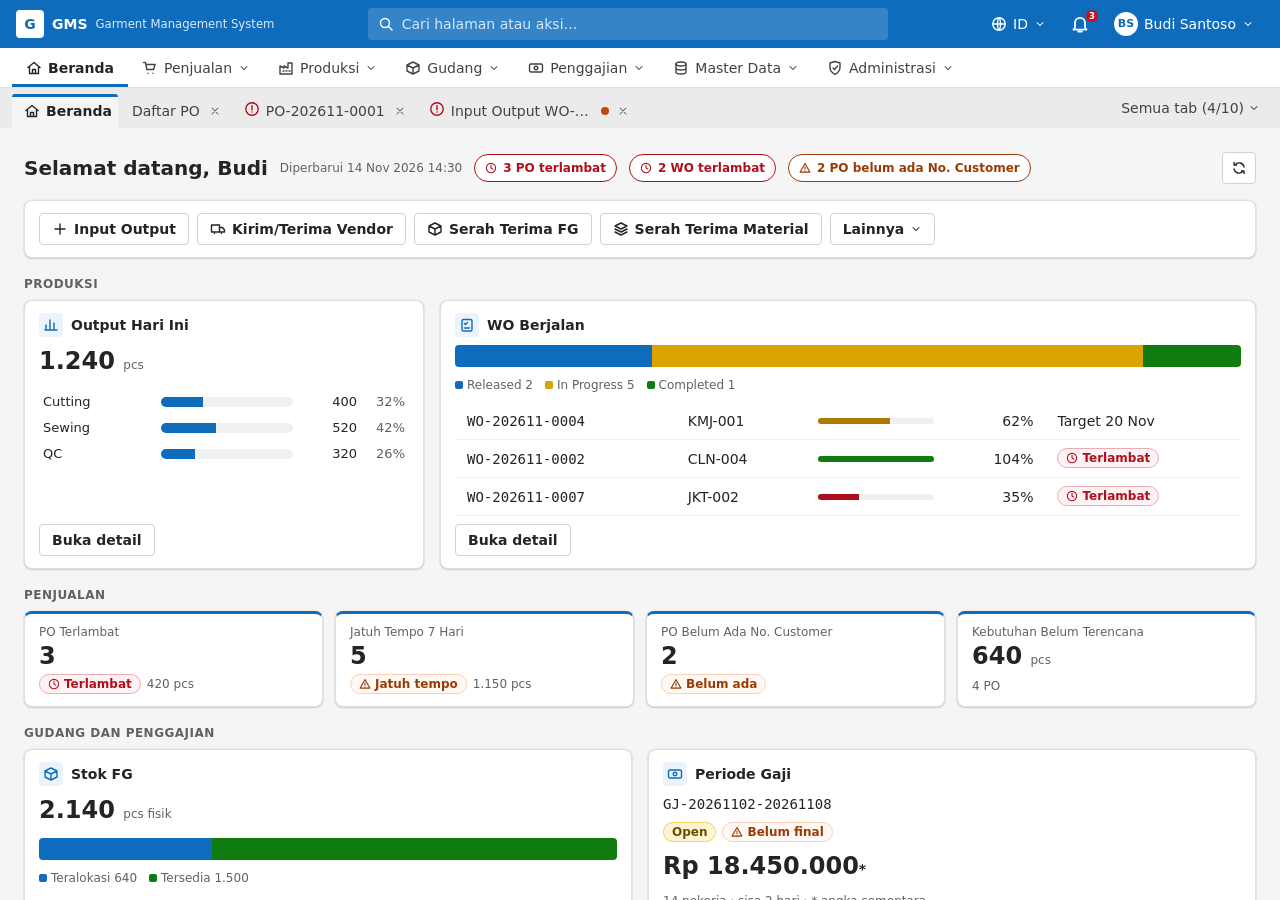
<file: docs/Design/mockup/index.html>
<!doctype html>
<html lang="id">
<head>
<meta charset="utf-8">
<meta name="viewport" content="width=device-width, initial-scale=1">
<title>GMS — Mock-up Fluent 2 (Shell + Layar)</title>
<link rel="stylesheet" href="tokens.css">
<link rel="stylesheet" href="app.css">
</head>
<body>
<!-- Sprite ikon: garis 1.4px, kotak 16px, ujung bulat (set Fluent regular, disederhanakan untuk mock-up) -->
<svg width="0" height="0" style="position:absolute" aria-hidden="true">
  <defs>
    <symbol id="i-home" viewBox="0 0 16 16"><path d="M2 7.5 8 2.5l6 5M3.5 6.5V13.5h9V6.5M6.5 13.5v-4h3v4"/></symbol>
    <symbol id="i-cart" viewBox="0 0 16 16"><path d="M1.5 2.5h2l1.4 7h6.7l1.4-5H4.2M6 13.2h.01M11 13.2h.01"/></symbol>
    <symbol id="i-build" viewBox="0 0 16 16"><path d="M2 14V6l4 2V6l4 2V3h4v11zM5 11h1M8 11h1M11 11h1"/></symbol>
    <symbol id="i-box" viewBox="0 0 16 16"><path d="M2 5l6-3 6 3v6l-6 3-6-3zM2 5l6 3 6-3M8 8v6"/></symbol>
    <symbol id="i-money" viewBox="0 0 16 16"><rect x="1.5" y="4" width="13" height="8" rx="1.5"/><circle cx="8" cy="8" r="1.8"/></symbol>
    <symbol id="i-db" viewBox="0 0 16 16"><ellipse cx="8" cy="4" rx="5" ry="2"/><path d="M3 4v8c0 1.1 2.2 2 5 2s5-.9 5-2V4M3 8c0 1.1 2.2 2 5 2s5-.9 5-2"/></symbol>
    <symbol id="i-shield" viewBox="0 0 16 16"><path d="M8 1.5 13 3v4.5c0 3-2 5.2-5 7-3-1.8-5-4-5-7V3zM6 8l1.5 1.5L10.5 6"/></symbol>
    <symbol id="i-chev" viewBox="0 0 16 16"><path d="m4 6 4 4 4-4"/></symbol>
    <symbol id="i-search" viewBox="0 0 16 16"><circle cx="7" cy="7" r="4.5"/><path d="m10.5 10.5 3.5 3.5"/></symbol>
    <symbol id="i-globe" viewBox="0 0 16 16"><circle cx="8" cy="8" r="6.2"/><path d="M1.8 8h12.4M8 1.8c2 2 2 10.4 0 12.4M8 1.8c-2 2-2 10.4 0 12.4"/></symbol>
    <symbol id="i-plus" viewBox="0 0 16 16"><path d="M8 3v10M3 8h10"/></symbol>
    <symbol id="i-x" viewBox="0 0 16 16"><path d="m4 4 8 8M12 4l-8 8"/></symbol>
    <symbol id="i-check" viewBox="0 0 16 16"><path d="m3.5 8.5 3 3 6-7"/></symbol>
    <symbol id="i-alert" viewBox="0 0 16 16"><path d="M8 2 14.5 13.5h-13zM8 6.5v3.5M8 12h.01"/></symbol>
    <symbol id="i-err" viewBox="0 0 16 16"><circle cx="8" cy="8" r="6.2"/><path d="M8 4.8v4M8 11h.01"/></symbol>
    <symbol id="i-info" viewBox="0 0 16 16"><circle cx="8" cy="8" r="6.2"/><path d="M8 7.2v4M8 5h.01"/></symbol>
    <symbol id="i-edit" viewBox="0 0 16 16"><path d="M10.5 3 13 5.5 5.5 13H3v-2.5zM9 4.5 11.5 7"/></symbol>
    <symbol id="i-ban" viewBox="0 0 16 16"><circle cx="8" cy="8" r="6.2"/><path d="m3.6 3.6 8.8 8.8"/></symbol>
    <symbol id="i-doc" viewBox="0 0 16 16"><path d="M4 1.8h5.5L13 5.3v8.9H4zM9.5 1.8v3.5H13M6 8h5M6 10.5h5"/></symbol>
    <symbol id="i-truck" viewBox="0 0 16 16"><path d="M1.5 4h8v7h-8zM9.5 6.5h3l2 2.5v2h-5M4.5 12.5h.01M11.5 12.5h.01"/></symbol>
    <symbol id="i-refresh" viewBox="0 0 16 16"><path d="M13 7a5 5 0 0 0-9-2M3 2.5V5h2.5M3 9a5 5 0 0 0 9 2M13 13.5V11h-2.5"/></symbol>
    <symbol id="i-bell" viewBox="0 0 16 16"><path d="M4 11V7a4 4 0 0 1 8 0v4l1.2 1.5H2.8zM6.5 14h3"/></symbol>
    <symbol id="i-lock" viewBox="0 0 16 16"><rect x="3.5" y="7" width="9" height="6.5" rx="1.2"/><path d="M5.5 7V5a2.5 2.5 0 0 1 5 0v2"/></symbol>
    <symbol id="i-clock" viewBox="0 0 16 16"><circle cx="8" cy="8" r="6.2"/><path d="M8 4.5V8l2.5 1.5"/></symbol>
    <symbol id="i-chart" viewBox="0 0 16 16"><path d="M3 13V8M7 13V3M11 13V6M14 13H2"/></symbol>
    <symbol id="i-list" viewBox="0 0 16 16"><path d="M5 4h9M5 8h9M5 12h9M2 4h.01M2 8h.01M2 12h.01"/></symbol>
    <symbol id="i-task" viewBox="0 0 16 16"><rect x="3" y="2.5" width="10" height="11.5" rx="1.5"/><path d="M5.5 6.5l1 1 2-2M5.5 11h5"/></symbol>
    <symbol id="i-layers" viewBox="0 0 16 16"><path d="m8 2 6 3-6 3-6-3zM2 8l6 3 6-3M2 11l6 3 6-3"/></symbol>
    <symbol id="i-people" viewBox="0 0 16 16"><circle cx="6" cy="5.5" r="2.3"/><path d="M1.8 13c.3-2.2 2-3.5 4.2-3.5s3.9 1.3 4.2 3.5M11 4.2a2.2 2.2 0 0 1 0 4.3M12.5 10c1 .6 1.6 1.5 1.7 3"/></symbol>
    <symbol id="i-print" viewBox="0 0 16 16"><path d="M4.5 6V2h7v4M4.5 11.5h-2v-5h11v5h-2M4.5 9.5h7v4.5h-7z"/></symbol>
    <symbol id="i-down" viewBox="0 0 16 16"><path d="M8 2.5v8M4.5 7 8 10.5 11.5 7M3 13.5h10"/></symbol>
  </defs>
</svg>

<header class="hdr" role="banner">
  <div class="logo"><i>G</i><span>GMS</span><small>Garment Management System</small></div>
  <div class="search" role="search">
    <svg class="ic"><use href="#i-search"/></svg>
    <input id="q" type="search" placeholder="Cari halaman atau aksi…" aria-label="Cari halaman atau aksi" autocomplete="off">
    <div id="sres" class="card" style="position:absolute;top:36px;left:0;right:0;margin:0;display:none;color:var(--fg1);z-index:40;box-shadow:var(--sh16)"></div>
  </div>
  <div class="hdr-r">
    <button class="hbtn" aria-label="Bahasa: Indonesia"><svg class="ic"><use href="#i-globe"/></svg>ID<svg class="ic s12"><use href="#i-chev"/></svg></button>
    <div style="position:relative">
      <button class="hbtn" id="bellb" aria-label="Notifikasi, 3 belum dibaca" aria-expanded="false" onclick="toggleBell()"><svg class="ic s20"><use href="#i-bell"/></svg><span class="badge" id="bcnt">3</span></button>
      <div class="npanel" id="np" role="dialog" aria-label="Notifikasi">
        <div class="nh"><b>Notifikasi</b><span class="sub" id="nsum">3 belum dibaca</span><button class="btn" style="margin-left:auto;height:24px" onclick="readAll()">Tandai semua dibaca</button></div>
        <div id="nl"></div>
        <div class="nf"><a href="#" onclick="document.getElementById('np').classList.remove('open');openTab('notif-all');return false">Lihat semua notifikasi</a></div>
      </div>
    </div>
    <button class="hbtn" aria-label="Menu pengguna Budi Santoso, Admin Produksi"><span class="avatar">BS</span>Budi Santoso<svg class="ic s12"><use href="#i-chev"/></svg></button>
  </div>
</header>

<nav class="nav" id="nav" aria-label="Navigasi utama"></nav>
<div class="mega" id="mega"></div>
<div class="tabs" id="tabs" role="tablist" aria-label="Tab dokumen"></div>
<main class="ws" id="ws" tabindex="-1"></main>

<div class="toast" id="toast" role="status"></div>
<div class="modal-bg" id="modal"><div class="dlg" role="dialog" aria-modal="true" aria-labelledby="dt">
  <h2 id="dt">Batalkan PO-202611-0001?</h2>
  <div class="b">
    <dl class="kv"><dt>Customer</dt><dd>PT Jaya</dd><dt>Dampak</dt><dd>Alokasi 40 pcs akan dilepas.</dd></dl>
    <div class="fld"><label for="rs">Alasan<span class="req" aria-hidden="true">*</span></label><input class="in bad" id="rs" aria-required="true" aria-describedby="rse"><div class="err-t" id="rse"><svg class="ic s12"><use href="#i-err"/></svg>Alasan wajib diisi.</div></div>
  </div>
  <div class="f"><button class="btn" onclick="closeModal()">Batal</button><button class="btn dng" disabled>Batalkan PO</button></div>
</div></div>

<script>
const NOTIF = [
  { t: 'PO-202611-0001 terlambat', d: 'Baris KMJ-001 / Navy / M melewati tanggal kirim 20 Nov.', w: '5 menit lalu', tab: 'po-0001', u: 1 },
  { t: 'WO-202611-0002 terlambat', d: 'Target selesai 10 Nov sudah lewat.', w: '1 jam lalu', tab: 'wo-list', u: 1 },
  { t: 'Periode GJ-20261102-20261108 perlu ditutup', d: 'Tanggal selesai periode jatuh 2 hari lagi.', w: 'Kemarin', tab: 'pay-list', u: 1 },
  { t: 'Akun siti terkunci', d: '5 percobaan login gagal.', w: '12 Nov 2026', tab: 'u-list', u: 0 },
];
function drawNotif() {
  const n = NOTIF.filter(x => x.u).length;
  $('#bcnt').style.display = n ? '' : 'none'; $('#bcnt').textContent = n > 9 ? '9+' : n;
  $('#bellb').setAttribute('aria-label', 'Notifikasi, ' + n + ' belum dibaca'); $('#nsum').textContent = n + ' belum dibaca';
  $('#nl').innerHTML = NOTIF.map((x, i) => `<button class="ni ${x.u ? 'un' : ''}" onclick="NOTIF[${i}].u=0;drawNotif();$('#np').classList.remove('open');openTab('${x.tab}','${x.t.replace(/'/g, '')}')">${x.u ? '<span class="udot" aria-hidden="true"></span>' : '<span style="width:8px"></span>'}<span style="flex:1"><b>${x.t}</b><span class="d">${x.d}</span><span class="w">${x.w}</span></span></button>`).join('');
}
function toggleBell() { const p = $('#np'); p.classList.toggle('open'); $('#bellb').setAttribute('aria-expanded', p.classList.contains('open')); }
function readAll() { NOTIF.forEach(x => x.u = 0); drawNotif(); }
const $ = s => document.querySelector(s);
const ic = (n, c = '') => `<svg class="ic ${c}" aria-hidden="true"><use href="#i-${n}"/></svg>`;
const bd = (t, k, i) => `<span class="bd t-${k}">${i ? ic(i, 's12') : ''}${t}</span>`;

/* ---------- katalog navigasi (satu sumber: Top Navigation + pencarian header) ---------- */
const NAV = [
  { id: 'home', label: 'Beranda', icon: 'home', direct: 'home' },
  { id: 'jual', label: 'Penjualan', icon: 'cart', groups: [
    { t: 'Customer PO', i: 'doc', items: [['Daftar PO', 'Cari dan pantau semua PO', 'list', 'po-list'], ['Buat PO', 'Catat pesanan customer baru', 'plus', 'po-new', 1]] },
    { t: 'Pengiriman', i: 'truck', items: [['Daftar Surat Jalan', 'Riwayat pengiriman', 'doc', 'sj-list'], ['Buat Surat Jalan', 'Kirim barang ke customer', 'plus', 'sj-new', 1]] } ] },
  { id: 'prod', label: 'Produksi', icon: 'build', groups: [
    { t: 'Work Order', i: 'task', items: [['Daftar WO', 'Progres tiap Work Order', 'list', 'wo-list'], ['Buat WO', 'Rencanakan produksi dari PO', 'plus', 'wo-new', 1]] },
    { t: 'Production Output', i: 'chart', items: [['Riwayat Output', 'Catatan output produksi', 'list', 'out-hist'], ['Input Output', 'Catat hasil kerja pekerja', 'plus', 'out-input', 1]] },
    { t: 'Vendor', i: 'people', items: [['Kirim/Terima Vendor', 'Pekerjaan di luar pabrik', 'plus', 'out-vendor', 1]] } ] },
  { id: 'gudang', label: 'Gudang', icon: 'box', groups: [
    { t: 'Finished Goods', i: 'box', items: [['Stok FG', 'Fisik, teralokasi, tersedia', 'list', 'stock'], ['Serah Terima FG', 'Terima barang jadi dari produksi', 'plus', 'fg-new', 1]] },
    { t: 'Material', i: 'layers', items: [['Serah Terima Material', 'Catat material ke produksi', 'list', 'mat-list']] } ] },
  { id: 'gaji', label: 'Penggajian', icon: 'money', groups: [{ t: 'Payroll Borongan', i: 'money', items: [['Periode Gaji', 'Rekap upah borongan', 'list', 'pay-list'], ['Buat Periode', 'Mulai periode berikutnya', 'plus', 'pay-new', 1]] }] },
  { id: 'master', label: 'Master Data', icon: 'db', groups: [
    { t: 'Produk', i: 'doc', items: [['Finished Goods', 'FG, routing, tarif', 'list', 'm-fg'], ['Material', 'Bahan baku', 'list', 'm-mat']] },
    { t: 'Mitra dan SDM', i: 'people', items: [['Customer', 'Daftar customer', 'list', 'm-cus'], ['Pekerja', 'Pekerja borongan', 'list', 'm-pkj']] } ] },
  { id: 'adm', label: 'Administrasi', icon: 'shield', groups: [{ t: 'Hak Akses', i: 'lock', items: [['Pengguna', 'Akun dan peran', 'list', 'u-list'], ['Role dan Hak Akses', 'Matriks izin', 'list', 'r-list'], ['Audit Log', 'Jejak aktivitas', 'list', 'audit']] }, { t: 'Notifikasi', i: 'bell', items: [['Pengaturan Notifikasi', 'Jenis, ambang, jam, masa simpan', 'list', 'notif-set']] }] },
];

/* ---------- Tab Manager ---------- */
const TABS = {
  'home':   { title: 'Beranda', pinned: true, render: home },
  'po-list': { title: 'Daftar PO', render: poList },
  'po-0001': { title: 'PO-202611-0001', alert: 'err', alertText: 'Ada baris PO terlambat', render: poDetail },
  'notif-all': { title: 'Notifikasi', render: notifAll },
  'notif-set': { title: 'Pengaturan Notifikasi', render: notifSet },
  'out-input': { title: 'Input Output WO-…0004', dirty: true, alert: 'err', alertText: 'Ada sel melebihi batas', render: outInput },
};
let open = ['home', 'po-list', 'po-0001', 'out-input'], active = 'home';
const MAX = 10;

function openTab(id, title) {
  if (!TABS[id]) TABS[id] = { title: title || id, render: () => placeholder(title || id) };
  if (!open.includes(id)) {
    if (open.length >= MAX) { toast('Batas 10 tab tercapai. Tutup satu tab untuk membuka dokumen baru.', 'info'); return; }
    open.push(id);
  }
  active = id; closeMega(); draw();
}
function closeTab(id, e) {
  e && e.stopPropagation();
  if (TABS[id].dirty && !confirm('Perubahan belum disimpan. Tutup tanpa menyimpan?')) return;
  const i = open.indexOf(id); open.splice(i, 1);
  if (active === id) active = open[Math.max(0, i - 1)];
  draw();
}
function drawTabs() {
  $('#tabs').innerHTML = open.map(id => {
    const t = TABS[id], on = id === active;
    const al = t.alert === 'err' ? `<span class="alert-err" title="${t.alertText}">${ic('err')}<span class="sr">${t.alertText}</span></span>` : t.alert === 'warn' ? `<span class="alert-warn" title="${t.alertText}">${ic('alert')}<span class="sr">${t.alertText}</span></span>` : '';
    return `<div class="tab ${on ? 'on' : ''}"><button class="lbl" role="tab" aria-selected="${on}" onclick="openTab('${id}')">${id === 'home' ? ic('home') : al}<span class="tt">${t.title}</span>${t.dirty ? '<span class="dirty" aria-hidden="true"></span><span class="sr">belum disimpan</span>' : ''}</button>${t.pinned ? '' : `<button class="x" aria-label="Tutup ${t.title}" onclick="closeTab('${id}',event)">${ic('x', 's12')}</button>`}</div>`;
  }).join('') + `<button class="all">Semua tab (${open.length}/${MAX})${ic('chev', 's12')}</button>`;
}
function draw() {
  drawNav(); drawTabs();
  $('#ws').innerHTML = TABS[active].render() + `<div class="foot">© 2026 Garment Management System. Hak cipta dilindungi.</div>`;
  $('#ws').scrollTop = 0;
}

/* ---------- navigasi ---------- */
let navOpen = null;
function drawNav() {
  $('#nav').innerHTML = NAV.map(c => `<button class="${(navOpen === c.id) ? 'on' : (!navOpen && ((c.direct === active) || (c.id === 'jual' && active.startsWith('po')) || (c.id === 'prod' && active.startsWith('out')))) ? 'on' : ''}" aria-expanded="${navOpen === c.id}" onclick="${c.direct ? `openTab('${c.direct}')` : `toggleMega('${c.id}')`}">${ic(c.icon)}${c.label}${c.groups ? ic('chev', 's12') : ''}</button>`).join('');
}
function toggleMega(id) {
  if (navOpen === id) return closeMega();
  navOpen = id; const c = NAV.find(x => x.id === id);
  $('#mega').innerHTML = c.groups.map(g => `<section class="mgrp"><h4><span class="tile b">${ic(g.i)}</span>${g.t}</h4>${g.items.map(it => `<button class="mitem" onclick="openTab('${it[3]}','${it[0]}')"><span class="tile ${it[4] ? 't' : ''}">${ic(it[2])}</span><span><b>${it[0]}${it[4] ? ' +' : ''}</b><span class="d">${it[1]}</span></span></button>`).join('')}</section>`).join('');
  $('#mega').classList.add('open'); drawNav();
}
function closeMega() { navOpen = null; $('#mega').classList.remove('open'); drawNav(); }
document.addEventListener('keydown', e => { if (e.key === 'Escape') { $('#np').classList.remove('open'); closeMega(); closeModal(); $('#sres').style.display = 'none'; } });
document.addEventListener('click', e => { if (!e.target.closest('#nav,#mega')) closeMega(); if (!e.target.closest('.search')) $('#sres').style.display = 'none'; if (!e.target.closest('#np,#bellb')) $('#np').classList.remove('open'); });

/* pencarian header: maks 7 hasil, label + jalur + tag Aksi */
$('#q').addEventListener('input', e => {
  const v = e.target.value.trim().toLowerCase(); const r = [];
  NAV.forEach(c => (c.groups || []).forEach(g => g.items.forEach(it => { if (v && (it[0] + ' ' + it[1]).toLowerCase().includes(v)) r.push({ it, path: c.label + ' / ' + g.t }); })));
  const el = $('#sres'); el.style.display = v ? 'block' : 'none';
  el.innerHTML = r.slice(0, 7).map(x => `<button class="mitem" onclick="openTab('${x.it[3]}','${x.it[0]}');$('#sres').style.display='none'"><span class="tile ${x.it[4] ? 't' : ''}">${ic(x.it[2])}</span><span style="flex:1"><b>${x.it[0]}</b><span class="d">${x.path}</span></span>${x.it[4] ? bd('Aksi', 'proc') : ''}</button>`).join('') || '<div style="padding:12px;color:var(--fg3)">Tidak ada hasil untuk pencarian ini.</div>';
});

function toast(m, k = 'ok') { const t = $('#toast'); t.className = 'toast show ' + (k === 'ok' ? '' : k); t.innerHTML = ic(k === 'err' ? 'x' : k === 'info' ? 'info' : 'check') + m; clearTimeout(t._t); t._t = setTimeout(() => t.className = 'toast', k === 'err' ? 4000 : 2800); }
function openModal() { $('#modal').classList.add('open'); $('#rs').focus(); }
function closeModal() { $('#modal').classList.remove('open'); }
const placeholder = t => `<div class="crumb">GMS</div><div class="ph"><h1>${t}</h1></div><div class="mb info">${ic('info')}<div class="t">Layar ini belum dibuat di mock-up. Pola yang sama berlaku: PageHeader, MessageBar, DataList, aksi form.</div></div>`;

/* ---------- komponen ---------- */
const stat = (l, v, d, u = '') => `<button class="st" onclick="toast('Membuka daftar terkait di tab…','info')"><div class="l">${l}</div><div class="v">${v}${u ? ' <small>' + u + '</small>' : ''}</div>${d ? `<div class="d">${d}</div>` : ''}</button>`;
const sp = (a, b, c, tot) => `<div class="sp" role="img" aria-label="Terkirim ${a}, dialokasikan ${b}, dalam produksi ${c} dari ${tot}"><i style="width:${a / tot * 100}%;background:var(--k5)"></i><i style="width:${b / tot * 100}%;background:var(--k1)"></i><i style="width:${c / tot * 100}%;background:var(--k8)"></i></div><div class="leg">Kirim ${a} · Alok ${b} · Prod ${c} / ${tot}</div>`;
const pb = (p, k) => `<div class="pb" role="progressbar" aria-valuenow="${p}" aria-valuemin="0" aria-valuemax="100" aria-label="${p}%"><i style="width:${Math.min(p, 100)}%;background:var(--${k})"></i></div>`;
const mbar = (k, i, h) => `<div class="mb ${k}" role="${k === 'err' ? 'alert' : 'status'}">${ic(i)}<div class="t">${h}</div>${k === 'err' ? '' : `<button class="cl" aria-label="Tutup pesan" onclick="this.parentElement.remove()">${ic('x')}</button>`}</div>`;

/* ---------- Layar: Beranda ---------- */
function home() {
  const cb = (n, v, p) => `<div class="cb-row" onclick="toast('Membuka Riwayat Output (proses ${n}) di tab…','info')"><span>${n}</span><span class="bar"><i style="width:${p}%"></i></span><span class="num">${v}</span><span class="p">${p}%</span></div>`;
  return `
  <div class="hero">
    <h1>Selamat datang, Budi</h1><span class="when">Diperbarui 14 Nov 2026 14:30</span>
    <button class="hchip t-err" onclick="openTab('po-list')">${ic('clock', 's12')}3 PO terlambat</button>
    <button class="hchip t-err">${ic('clock', 's12')}2 WO terlambat</button>
    <button class="hchip t-warn">${ic('alert', 's12')}2 PO belum ada No. Customer</button>
    <span style="margin-left:auto"><button class="btn ico" aria-label="Segarkan Beranda" title="Segarkan" onclick="toast('Beranda diperbarui')">${ic('refresh')}</button></span>
  </div>
  <div class="card"><div class="qa">
    <button class="btn" onclick="openTab('out-input')">${ic('plus')}Input Output</button><button class="btn">${ic('truck')}Kirim/Terima Vendor</button>
    <button class="btn">${ic('box')}Serah Terima FG</button><button class="btn">${ic('layers')}Serah Terima Material</button><button class="btn">Lainnya${ic('chev', 's12')}</button>
  </div></div>

  <div class="area">Produksi</div>
  <div class="grid">
    <section class="dc c4" aria-label="Output Hari Ini"><h3><span class="tile t">${ic('chart')}</span>Output Hari Ini</h3>
      <div class="big">1.240 <small style="font-size:12px;font-weight:400;color:var(--fg3)">pcs</small></div>
      <div role="img" aria-label="Output per proses: Cutting 400, Sewing 520, QC 320">${cb('Cutting', 400, 32)}${cb('Sewing', 520, 42)}${cb('QC', 320, 26)}</div>
      <button class="btn more" onclick="openTab('out-hist','Riwayat Output')">Buka detail</button></section>
    <section class="dc c8" aria-label="WO Berjalan"><h3><span class="tile t">${ic('task')}</span>WO Berjalan</h3>
      <div class="stack" role="img" aria-label="Released 2, In Progress 5, Completed 1"><i style="width:25%;background:var(--k1)"></i><i style="width:62.5%;background:var(--k8)"></i><i style="width:12.5%;background:var(--k5)"></i></div>
      <div class="lg"><span style="--c:var(--k1)">Released 2</span><span style="--c:var(--k8)">In Progress 5</span><span style="--c:var(--k5)">Completed 1</span></div>
      <table><tbody>
        <tr><td class="mono">WO-202611-0004</td><td>KMJ-001</td><td style="width:140px">${pb(62, 'bar-prog')}</td><td class="num">62%</td><td>Target 20 Nov</td></tr>
        <tr><td class="mono">WO-202611-0002</td><td>CLN-004</td><td>${pb(100, 'k5')}</td><td class="num">104%</td><td>${bd('Terlambat', 'err', 'clock')}</td></tr>
        <tr><td class="mono">WO-202611-0007</td><td>JKT-002</td><td>${pb(35, 'k6')}</td><td class="num">35%</td><td>${bd('Terlambat', 'err', 'clock')}</td></tr>
      </tbody></table>
      <button class="btn more" onclick="openTab('wo-list','Daftar WO')">Buka detail</button></section>
  </div>

  <div class="area">Penjualan</div>
  <div class="tiles" style="grid-template-columns:repeat(4,1fr)">
    ${stat('PO Terlambat', 3, bd('Terlambat', 'err', 'clock') + ' 420 pcs')}
    ${stat('Jatuh Tempo 7 Hari', 5, bd('Jatuh tempo', 'warn', 'alert') + ' 1.150 pcs')}
    ${stat('PO Belum Ada No. Customer', 2, bd('Belum ada', 'warn', 'alert'))}
    ${stat('Kebutuhan Belum Terencana', '640', '4 PO', 'pcs')}
  </div>

  <div class="area">Gudang dan Penggajian</div>
  <div class="grid">
    <section class="dc c6" aria-label="Stok FG"><h3><span class="tile t">${ic('box')}</span>Stok FG</h3>
      <div class="big">2.140 <small style="font-size:12px;font-weight:400;color:var(--fg3)">pcs fisik</small></div>
      <div class="stack" role="img" aria-label="Teralokasi 640, tersedia 1.500"><i style="width:30%;background:var(--k1)"></i><i style="width:70%;background:var(--k5)"></i></div>
      <div class="lg"><span style="--c:var(--k1)">Teralokasi 640</span><span style="--c:var(--k5)">Tersedia 1.500</span></div>
      ${cb('KMJ-001', 520, 24)}${cb('CLN-004', 410, 19)}
      <button class="btn more" onclick="openTab('stock','Stok FG')">Buka detail</button></section>
    <section class="dc c6" aria-label="Periode Gaji"><h3><span class="tile t">${ic('money')}</span>Periode Gaji</h3>
      <div class="mono">GJ-20261102-20261108</div>
      <div style="display:flex;gap:6px">${bd('Open', 'prog')}${bd('Belum final', 'warn', 'alert')}</div>
      <div class="big">Rp 18.450.000<span style="font-size:14px">*</span></div>
      <div class="sub">14 pekerja · sisa 2 hari · * angka sementara</div>
      <button class="btn more" onclick="openTab('pay-list','Periode Gaji')">Buka detail</button></section>
  </div>`;
}

/* ---------- Layar: Daftar PO ---------- */
function poList() {
  const rows = [
    ['PO-202611-0003', null, 'PT Maju', '6 Nov 2026', ['Confirmed', 'proc'], [0, 100, 300, 1200]],
    ['PO-202611-0001', 'PO/25/118', 'PT Jaya', '2 Nov 2026', ['In Progress', 'prog'], [600, 0, 200, 1000], 1],
    ['PO-202610-0007', 'PO/25/101', 'PT Maju', '14 Okt 2026', ['Completed', 'ok'], [800, 0, 0, 800]],
    ['PO-202610-0004', 'PO/25/090', 'PT Sentosa', '3 Okt 2026', ['Cancelled', 'obs'], [0, 0, 0, 500], 0, 1],
    ['PO-202611-0005', 'PO/25/131', 'PT Jaya', '9 Nov 2026', ['Draft', 'proc'], [0, 0, 0, 300]],
  ];
  return `
  <div class="crumb">Penjualan / Customer PO</div>
  <div class="ph"><div><h1>Customer PO <span class="sub" style="font-weight:400">(42)</span></h1></div>
    <div class="acts"><button class="btn pri" onclick="openTab('po-new','Buat PO')">${ic('plus')}Buat PO</button></div></div>
  <div class="card pad0">
    <div class="dl-top"><div class="sw"><svg class="ic"><use href="#i-search"/></svg><input class="in srch" placeholder="Cari kode, No. PO customer, customer" aria-label="Cari PO"></div>
      <select class="in" aria-label="Status"><option>Status: Semua</option></select><select class="in" aria-label="Customer"><option>Customer: Semua</option></select><button class="btn">Reset</button></div>
    <div class="chips" role="group" aria-label="Filter cepat">
      <button class="chip" aria-pressed="true" onclick="pressChip(this)">Semua <i>42</i></button>
      <button class="chip" aria-pressed="false" onclick="pressChip(this)">Terlambat <i>3</i></button>
      <button class="chip" aria-pressed="false" onclick="pressChip(this)">Jatuh tempo 7 hari <i>5</i></button>
      <button class="chip" aria-pressed="false" onclick="pressChip(this)">PO Customer belum ada <i>2</i></button>
      <button class="chip" aria-pressed="false" onclick="pressChip(this)">Sisa rencana &gt; 0 <i>4</i></button></div>
    <table><thead><tr><th>Kode PO</th><th>No. PO Customer</th><th>Customer</th><th>Tgl PO</th><th>Status</th><th>Progres (pcs)</th><th></th></tr></thead><tbody>
    ${rows.map(r => `<tr class="${r[7] ? 'cancelled' : ''}" style="cursor:pointer" onclick="openTab('po-0001')">
      <td class="mono"><a href="#">${r[0]}</a></td><td>${r[1] || bd('Belum ada', 'warn', 'alert')}</td><td>${r[2]}</td><td>${r[3]}</td>
      <td>${bd(r[4][0], r[4][1])}</td><td>${sp(r[5][0], r[5][1], r[5][2], r[5][3])}</td><td>${r[6] ? bd('Terlambat', 'err', 'clock') : ''}</td></tr>`).join('')}
    </tbody></table>
    <div class="dl-foot"><span>Menampilkan 5 dari 42</span><div class="pager"><button class="on">1</button><button>2</button><button>3</button><button aria-label="Berikutnya">›</button></div></div>
  </div>`;
}
function pressChip(b) { b.parentElement.querySelectorAll('.chip').forEach(c => c.setAttribute('aria-pressed', c === b)); }

/* ---------- Layar: Detail PO ---------- */
function poDetail() {
  const step = (n, t, s, st) => `<div class="s ${st}"><div class="c">${st === 'done' ? ic('check') : n}</div><b>${t}</b>${s}</div>`;
  return `
  <div class="crumb">Penjualan / Customer PO / PO-202611-0001</div>
  <div class="ph"><div><h1><span class="mono">PO-202611-0001</span> ${bd('In Progress', 'prog')} ${bd('Terlambat', 'err', 'clock')}</h1><div class="sub">PT Jaya · No. PO Customer PO/25/118 · Tgl PO 2 Nov 2026</div></div>
    <div class="acts"><button class="btn">${ic('edit')}Ubah</button><button class="btn">${ic('box')}Alokasi Stok</button><button class="btn dng" onclick="openModal()">${ic('ban')}Batalkan</button><button class="btn pri">${ic('plus')}Buat WO</button></div></div>
  ${mbar('warn', 'alert', '<b>1 baris terlambat.</b> KMJ-001 / Navy / M melewati tanggal kirim 20 Nov 2026.')}
  <div class="tiles">${stat('Total', '1.000', '', 'pcs')}${stat('Terkirim', 600, '', 'pcs')}${stat('Dialokasikan', 0, '', 'pcs')}${stat('Dalam Produksi', 200, '', 'pcs')}${stat('Sisa Rencana', 200, '', 'pcs')}</div>
  <div class="card"><div class="stp" role="list" aria-label="Siklus status">
    ${step(1, 'Draft', 'Selesai', 'done')}${step(2, 'Confirmed', 'Selesai', 'done')}${step(3, 'In Progress', 'Berjalan', 'cur yel')}${step(4, 'Completed', 'Belum', '')}</div></div>
  <div class="itabs" role="tablist"><button class="on">Baris</button><button>Alokasi</button><button>Work Order (2)</button><button>Pengiriman (1)</button><button>Riwayat</button></div>
  <div class="card pad0"><table><thead><tr><th>FG</th><th>Color</th><th>Size</th><th>Tgl Kirim</th><th class="num">Qty</th><th class="num">Terkirim</th><th class="num">Dialok.</th><th class="num">Produksi</th><th class="num">Sisa Rencana</th></tr></thead><tbody>
    <tr><td class="mono">KMJ-001</td><td>Navy</td><td>M</td><td>20 Nov 2026 ${bd('Terlambat', 'err', 'clock')}</td><td class="num">200</td><td class="num">150</td><td class="num">0</td><td class="num">50</td><td class="num">0</td></tr>
    <tr><td class="mono">KMJ-001</td><td>Navy</td><td>L</td><td>20 Nov 2026</td><td class="num">150</td><td class="num">50</td><td class="num">0</td><td class="num">100</td><td class="num">0</td></tr>
    <tr><td class="mono">KMJ-001</td><td>Orange</td><td>M</td><td>27 Nov 2026</td><td class="num">80</td><td class="num">0</td><td class="num">0</td><td class="num">0</td><td class="num">80</td></tr>
  </tbody></table><div class="dl-foot"><span>Menampilkan 3 dari 12 baris</span><span></span></div></div>`;
}


/* ---------- Layar: Semua notifikasi ---------- */
function notifAll() {
  const all = [
    ['PO-202611-0001 terlambat', 'Baris KMJ-001 / Navy / M melewati tanggal kirim 20 Nov 2026.', 'Penjualan', ['Terlambat', 'err'], '5 menit lalu', 1],
    ['WO-202611-0004 dirilis', 'KMJ-001 · PT Maju siap dikerjakan.', 'Produksi', ['Released', 'proc'], '14 Nov 2026 09:42', 1],
    ['Periode GJ-20261102-20261108 perlu ditutup', 'Tanggal selesai sudah lewat.', 'Penggajian', ['Open', 'prog'], 'Kemarin', 1],
    ['Stok habis: KMJ-001 · Navy · M', 'Tersedia kini 0.', 'Gudang', ['Habis', 'warn'], '12 Nov 2026 16:10', 0],
    ['Akun siti terkunci', '5 percobaan login gagal.', 'Keamanan', ['Terkunci', 'err'], '12 Nov 2026 08:03', 0],
    ['SJ-202611-0003 di-void', 'PO-202610-0007 kembali In Progress.', 'Penjualan', ['Void', 'obs'], '11 Nov 2026 13:20', 0],
  ];
  const chip = (t, n, on) => `<button class="chip" aria-pressed="${!!on}" onclick="pressChip(this)">${t} <i>${n}</i></button>`;
  return `
  <div class="crumb">Beranda / Notifikasi</div>
  <div class="ph"><h1>Semua notifikasi</h1><div class="acts"><button class="btn" onclick="readAll();toast('Semua notifikasi ditandai terbaca')">${ic('check')}Tandai semua dibaca</button></div></div>
  <div class="card pad0">
    <div class="dl-top"><div class="sw"><svg class="ic"><use href="#i-search"/></svg><input class="in srch" placeholder="Cari judul atau dokumen" aria-label="Cari notifikasi"></div></div>
    <div class="chips" role="group" aria-label="Filter">${chip('Semua', 128, 1)}${chip('Belum dibaca', 3)}${chip('Produksi', 40)}${chip('Penjualan', 52)}${chip('Gudang', 22)}${chip('Penggajian', 6)}${chip('Keamanan', 8)}</div>
    <table><thead><tr><th style="width:24px"></th><th>Notifikasi</th><th>Kategori</th><th>Jenis</th><th>Waktu</th></tr></thead><tbody>
    ${all.map(r => `<tr style="cursor:pointer;${r[5] ? 'background:var(--brand-t)' : ''}"><td>${r[5] ? '<span class="udot" style="margin:0" aria-hidden="true"></span><span class="sr">Belum dibaca</span>' : ''}</td>
      <td><div style="font-weight:${r[5] ? 700 : 400}">${r[0]}</div><div class="sub">${r[1]}</div></td><td>${r[2]}</td><td>${bd(r[3][0], r[3][1])}</td><td class="sub">${r[4]}</td></tr>`).join('')}
    </tbody></table>
    <div class="dl-foot"><span>Menampilkan 6 dari 128 · Notifikasi disimpan selama 90 hari.</span><div class="pager"><button class="on">1</button><button>2</button><button>3</button><button aria-label="Berikutnya">›</button></div></div>
  </div>`;
}

/* ---------- Layar: Pengaturan Notifikasi ---------- */
function notifSet() {
  const row = (c, n, p, on = 1) => `<tr><td style="width:60px"><input type="checkbox" ${on ? 'checked' : ''} aria-label="Aktif ${n}"></td><td><span class="mono">${c}</span> &nbsp;${n}</td><td class="sub">${p}</td></tr>`;
  const sec = t => `<tr><td colspan="3" style="background:var(--bg2);font-size:12px;font-weight:600;color:var(--fg3);letter-spacing:.04em">${t}</td></tr>`;
  return `
  <div class="crumb">Administrasi / Notifikasi / Pengaturan Notifikasi</div>
  <div class="ph"><h1>Pengaturan Notifikasi</h1></div>
  ${mbar('info', 'info', 'Perubahan berlaku untuk pemeriksaan berikutnya dan tidak menghapus notifikasi yang sudah ada.')}
  <div class="card"><div class="ch">Pengaturan umum</div><div class="cb"><div class="fgrid">
    <div class="fld"><label for="n1">Ambang jatuh tempo (hari)<span class="req" aria-hidden="true">*</span></label><input id="n1" class="in" value="3" aria-describedby="n1h"><span class="sub" id="n1h">Rentang 1–14. Dipakai NC-02.</span></div>
    <div class="fld"><label for="n2">Jam pemeriksaan harian<span class="req" aria-hidden="true">*</span></label><input id="n2" class="in" value="06:00" aria-describedby="n2h"><span class="sub" id="n2h">Zona waktu aplikasi (WIB).</span></div>
    <div class="fld"><label for="n3">Masa simpan (hari)<span class="req" aria-hidden="true">*</span></label><input id="n3" class="in bad" value="9" aria-invalid="true" aria-describedby="n3h"><span class="err-t" id="n3h">${ic('err', 's12')}Masa simpan harus 30 sampai 365 hari.</span></div>
  </div></div></div>
  <div class="card pad0"><div class="ch">Jenis notifikasi</div><table><thead><tr><th>Aktif</th><th>Jenis</th><th>Penerima (izin)</th></tr></thead><tbody>
    ${sec('KEJADIAN (DIPICU AKSI PENGGUNA)')}
    ${row('NE-01', 'WO dirilis', 'ProductionOutput.Create')}${row('NE-02', 'WO selesai, menunggu Close', 'WorkOrder.Close')}${row('NE-03', 'Serah Terima FG dibuat', 'StokFG.View')}${row('NE-04', 'Periode gaji ditutup', 'Payroll.View')}
    ${row('NE-05', 'Void/Koreksi Output', 'ProductionOutput.View')}${row('NE-11', 'Stok tersedia habis', 'StokFG.View', 0)}
    ${sec('KONDISI TERJADWAL (DICEK HARIAN)')}
    ${row('NC-01', 'PO terlambat', 'CustomerPO.View')}${row('NC-02', 'PO jatuh tempo', 'CustomerPO.View')}${row('NC-03', 'WO terlambat', 'WorkOrder.View')}${row('NC-04', 'Periode gaji perlu ditutup', 'Payroll.View')}
  </tbody></table>
  <div class="cf"><span class="note"><span class="dirty"></span>Belum disimpan · Terakhir diubah 14 Nov 2026 oleh Budi</span><button class="btn">Batal</button><button class="btn pri">Simpan</button></div></div>`;
}

/* ---------- Layar: Input Output (grid input, Compact) ---------- */
function outInput() {
  const cell = (v, max, st) => `<td><div class="cell"><input class="in ${st || ''}" value="${v}" aria-label="qty maksimum ${max}" ${st === 'bad' ? 'aria-invalid="true"' : ''}>${max === null ? '' : `<span class="${st === 'bad' ? 'err-t' : 'sub'}">${st === 'bad' ? ic('err', 's12') + 'Maks ' + max : 'maks ' + max}</span>`}</div></td>`;
  return `
  <div class="crumb">Produksi / Production Output / Input Output</div>
  <div class="ph"><div><h1>Input Output</h1><div class="sub">WO-202611-0004 · KMJ-001 · PT Maju</div></div></div>
  ${mbar('err', 'err', '<b>1 sel melebihi batas.</b> Melebihi batas tersedia: Navy / L (maks 100). Perbaiki sel bertanda merah sebelum menyimpan.')}
  <div class="card"><div class="cb"><div class="fgrid">
    <div class="fld"><label for="w">WO<span class="req" aria-hidden="true">*</span></label><select id="w" class="in"><option>WO-202611-0004 · KMJ-001</option></select></div>
    <div class="fld"><label for="p">Proses<span class="req" aria-hidden="true">*</span></label><select id="p" class="in"><option>3 Sewing</option></select></div>
    <div class="fld"><label for="d">Tanggal kerja<span class="req" aria-hidden="true">*</span></label><input id="d" class="in" value="14/11/2026"></div></div>
    <div class="sub" style="margin-top:10px">Output proses sebelumnya (Cutting) 665 · Sudah Sewing 290 · Tersedia 375</div></div></div>
  <div class="card"><div class="ch">Qty per pekerja</div><div class="cb qg" style="padding:0"><table>
    <thead><tr><th class="nm" rowspan="2">Pekerja</th><th colspan="4">Navy</th><th colspan="3">Orange</th><th rowspan="2" class="num">Total</th></tr><tr><th>S</th><th>M</th><th>L</th><th>XL</th><th>S</th><th>M</th><th>L</th></tr></thead>
    <tbody>
    <tr class="lim"><td class="nm">Batas tersedia</td><td>40</td><td>110</td><td>100</td><td>55</td><td>0</td><td>45</td><td>25</td><td></td></tr>
    <tr><td class="nm">PKJ-0012 Budi</td>${cell('20', 40)}${cell('30', 110)}${cell('', 100)}${cell('', 55)}${cell('', 0)}${cell('', 45)}${cell('', 25)}<td class="num">50</td></tr>
    <tr><td class="nm">PKJ-0007 Siti</td>${cell('', 40)}${cell('40', 110)}${cell('125', 100, 'bad')}${cell('', 55)}${cell('', 0)}${cell('10', 45)}${cell('', 25)}<td class="num">175</td></tr>
    </tbody><tfoot><tr><td class="nm">Total</td><td>20</td><td>70</td><td>125</td><td>0</td><td>0</td><td>10</td><td>0</td><td class="num">225</td></tr></tfoot></table></div>
    <div class="cf"><span class="note"><span class="dirty"></span>Belum disimpan · 2 pekerja · 225 pcs</span><button class="btn">Batal</button><button class="btn pri" disabled title="Perbaiki 1 sel yang melebihi batas">Simpan</button></div></div>`;
}

{ const h = location.hash.slice(1); if (TABS[h]) { if (!open.includes(h)) open.push(h); active = h; } }  // tautan langsung ke tab: index.html#po-0001
drawNotif(); draw();
</script>
</body>
</html>
</file>
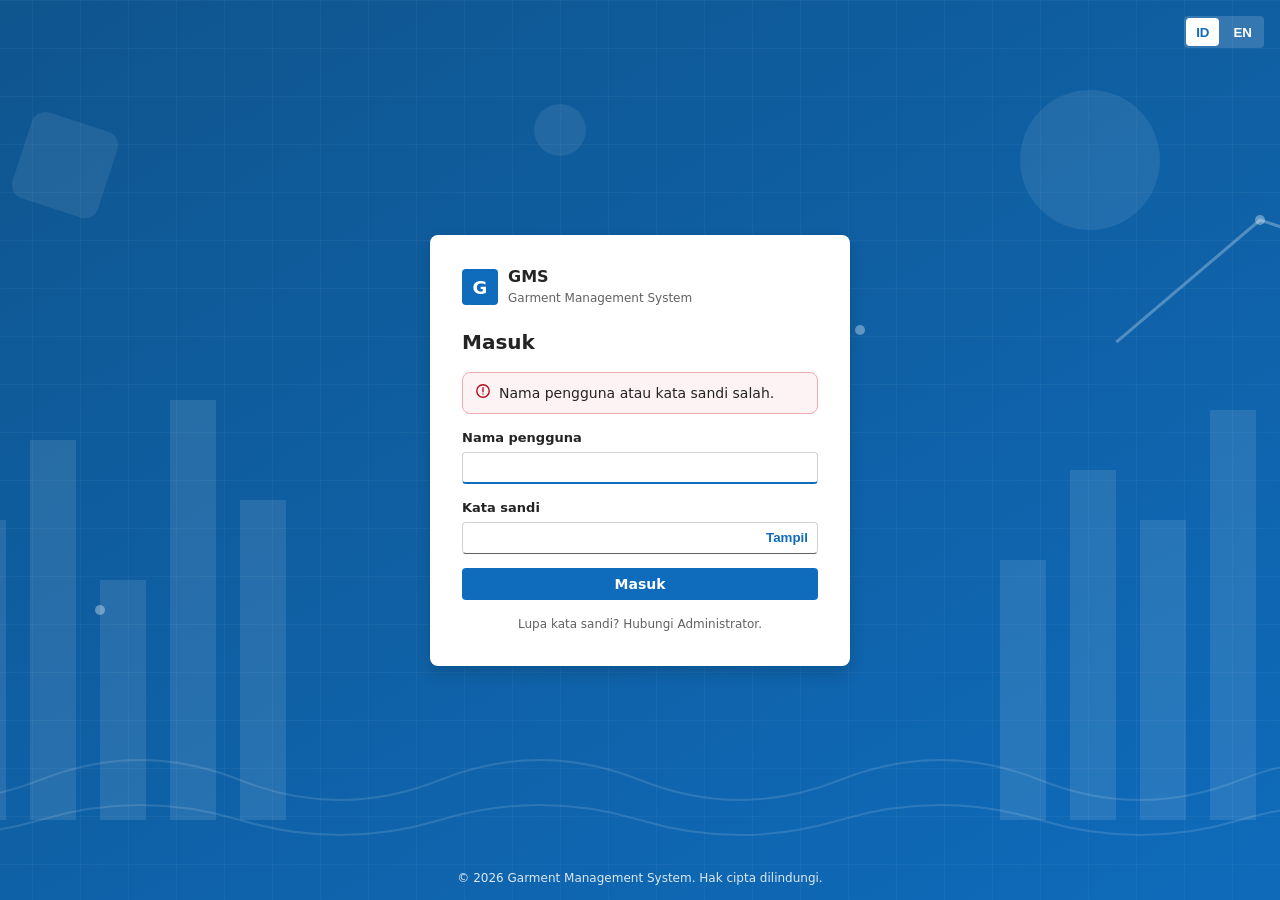
<file: docs/Design/mockup/login.html>
<!doctype html>
<html lang="id">
<head>
<meta charset="utf-8">
<meta name="viewport" content="width=device-width, initial-scale=1">
<title>GMS — Mock-up Form Masuk</title>
<link rel="stylesheet" href="tokens.css">
<style>
  * { box-sizing: border-box; }
  html, body { height: 100%; margin: 0; }
  body { font: 400 14px/20px var(--font); color: var(--fg1); background: var(--brand-p); overflow: hidden; }
  .bg { position: fixed; inset: 0; width: 100vw; height: 100vh; }
  .stage { position: relative; min-height: 100vh; display: grid; place-items: center; padding: 16px; }
  .lang { position: fixed; top: 16px; right: 16px; display: flex; gap: 4px; background: rgba(255,255,255,.16); border-radius: var(--r-ctl); padding: 2px; }
  .lang button { border: 0; background: transparent; color: var(--on-brand); height: 28px; padding: 0 10px; border-radius: var(--r-ctl); font-weight: 600; cursor: pointer; }
  .lang button[aria-pressed="true"] { background: var(--bg1); color: var(--brand); }
  .card { width: 420px; max-width: 100%; background: var(--bg1); border-radius: var(--r-card); box-shadow: var(--sh16); padding: 32px; position: relative; }
  .logo { display: flex; align-items: center; gap: 10px; margin-bottom: 20px; }
  .logo i { width: 36px; height: 36px; border-radius: var(--r-ctl); background: var(--brand); color: var(--on-brand); display: grid; place-items: center; font: 700 18px var(--font); font-style: normal; }
  .logo b { display: block; font-size: 16px; line-height: 20px; } .logo span { font-size: 12px; color: var(--fg3); }
  h1 { margin: 0 0 16px; font-size: 20px; line-height: 28px; font-weight: 600; }
  label { display: block; font-weight: 600; font-size: 13px; margin-bottom: 4px; }
  .f { margin-bottom: 14px; position: relative; }
  .in { width: 100%; height: 32px; border: 1px solid var(--s1); border-bottom-color: var(--fg3); border-radius: var(--r-ctl); padding: 0 10px; font: inherit; background: var(--bg1); }
  .in:focus { outline: 0; border-bottom: 2px solid var(--brand); padding-bottom: 0; }
  .eye { position: absolute; right: 2px; bottom: 2px; height: 28px; border: 0; background: transparent; color: var(--brand); font-weight: 600; padding: 0 8px; cursor: pointer; border-radius: var(--r-ctl); }
  .btn { width: 100%; height: 32px; border: 0; border-radius: var(--r-ctl); background: var(--brand); color: var(--on-brand); font: 600 14px var(--font); cursor: pointer; }
  .btn:hover { background: var(--brand-h); } .btn:active { background: var(--brand-p); }
  .btn[aria-busy="true"] { background: var(--s3); color: var(--fg3); cursor: progress; }
  .mb { display: flex; gap: 8px; padding: 10px 12px; border: 1px solid var(--t-err-bd); background: var(--t-err-bg); border-radius: var(--r-card); margin-bottom: 14px; color: var(--fg1); }
  .help { margin-top: 14px; text-align: center; font-size: 12px; color: var(--fg3); }
  a { color: var(--brand); } :focus-visible { outline: 2px solid var(--brand); outline-offset: 2px; }
  .foot { position: fixed; left: 0; right: 0; bottom: 12px; text-align: center; color: rgba(255,255,255,.85); font-size: 12px; }
  .ic { width: 16px; height: 16px; fill: none; stroke: currentColor; stroke-width: 1.4; stroke-linecap: round; stroke-linejoin: round; flex: none; }
  /* latar bergerak — redup, mati pada reduced-motion */
  .bar { animation: rise 5s ease-in-out infinite alternate; transform-box: fill-box; transform-origin: bottom; }
  .b2 { animation-duration: 6.5s; animation-delay: -1s; } .b3 { animation-duration: 4.2s; animation-delay: -2s; } .b4 { animation-duration: 7s; } .b5 { animation-duration: 5.6s; animation-delay: -3s; }
  @keyframes rise { from { transform: scaleY(.55); } to { transform: scaleY(1); } }
  .trend { stroke-dasharray: 1400; stroke-dashoffset: 1400; animation: draw 9s ease-in-out infinite alternate; }
  @keyframes draw { to { stroke-dashoffset: 0; } }
  .float { animation: bob 9s ease-in-out infinite alternate; } .f2 { animation-duration: 12s; animation-delay: -4s; }
  @keyframes bob { from { transform: translateY(0); } to { transform: translateY(-24px); } }
  .wave { animation: slide 14s linear infinite; } @keyframes slide { to { transform: translateX(-200px); } }
  @media (prefers-reduced-motion: reduce) { .bar, .trend, .float, .wave { animation: none !important; } .trend { stroke-dashoffset: 0; } }
</style>
</head>
<body>
<svg class="bg" viewBox="0 0 1600 900" preserveAspectRatio="xMidYMid slice" aria-hidden="true" focusable="false">
  <defs>
    <linearGradient id="g" x1="0" y1="0" x2="1" y2="1"><stop offset="0" stop-color="var(--brand-p)"/><stop offset="1" stop-color="var(--brand)"/></linearGradient>
    <pattern id="grid" width="48" height="48" patternUnits="userSpaceOnUse"><path d="M48 0H0V48" fill="none" stroke="#fff" stroke-opacity=".07"/></pattern>
  </defs>
  <rect width="1600" height="900" fill="url(#g)"/><rect width="1600" height="900" fill="url(#grid)"/>
  <g fill="#fff" fill-opacity=".10">
    <rect class="bar" x="120" y="520" width="46" height="300"/><rect class="bar b2" x="190" y="440" width="46" height="380"/><rect class="bar b3" x="260" y="580" width="46" height="240"/><rect class="bar b4" x="330" y="400" width="46" height="420"/><rect class="bar b5" x="400" y="500" width="46" height="320"/>
    <rect class="bar b3" x="1160" y="560" width="46" height="260"/><rect class="bar" x="1230" y="470" width="46" height="350"/><rect class="bar b5" x="1300" y="520" width="46" height="300"/><rect class="bar b2" x="1370" y="410" width="46" height="410"/><rect class="bar b4" x="1440" y="480" width="46" height="340"/>
  </g>
  <polyline class="trend" fill="none" stroke="#fff" stroke-opacity=".28" stroke-width="3" points="80,700 260,610 420,650 620,470 820,520 1020,330 1220,390 1420,220 1540,260"/>
  <g fill="#fff" fill-opacity=".35"><circle cx="260" cy="610" r="5"/><circle cx="620" cy="470" r="5"/><circle cx="1020" cy="330" r="5"/><circle cx="1420" cy="220" r="5"/></g>
  <g class="wave" fill="none" stroke="#fff" stroke-opacity=".12" stroke-width="2"><path d="M-200 780 q100 -40 200 0 t200 0 t200 0 t200 0 t200 0 t200 0 t200 0 t200 0 t200 0 t200 0"/><path d="M-200 820 q100 -30 200 0 t200 0 t200 0 t200 0 t200 0 t200 0 t200 0 t200 0 t200 0 t200 0"/></g>
  <g fill="#fff" fill-opacity=".08"><circle class="float" cx="1250" cy="160" r="70"/><rect class="float f2" x="180" y="120" width="90" height="90" rx="14" transform="rotate(18 225 165)"/><circle class="float f2" cx="720" cy="130" r="26"/></g>
</svg>

<div class="stage">
  <div class="lang" role="group" aria-label="Bahasa"><button aria-pressed="true">ID</button><button aria-pressed="false">EN</button></div>
  <main class="card">
    <div class="logo"><i>G</i><div><b>GMS</b><span>Garment Management System</span></div></div>
    <h1>Masuk</h1>
    <div class="mb" role="alert"><svg class="ic" style="color:var(--err)" aria-hidden="true"><use href="#e"/></svg><span>Nama pengguna atau kata sandi salah.</span></div>
    <form onsubmit="return go(event)">
      <div class="f"><label for="u">Nama pengguna</label><input class="in" id="u" autocomplete="username" autofocus></div>
      <div class="f"><label for="p">Kata sandi</label><input class="in" id="p" type="password" autocomplete="current-password" style="padding-right:64px"><button class="eye" type="button" aria-pressed="false" onclick="var p=document.getElementById('p');var s=p.type==='password';p.type=s?'text':'password';this.textContent=s?'Sembunyi':'Tampil';this.setAttribute('aria-pressed',s)">Tampil</button></div>
      <button class="btn" id="b">Masuk</button>
    </form>
    <div class="help">Lupa kata sandi? Hubungi Administrator.</div>
  </main>
  <div class="foot">© 2026 Garment Management System. Hak cipta dilindungi.</div>
</div>
<svg width="0" height="0" style="position:absolute" aria-hidden="true"><symbol id="e" viewBox="0 0 16 16"><circle cx="8" cy="8" r="6.2"/><path d="M8 4.8v4M8 11h.01"/></symbol></svg>
<script>function go(e){e.preventDefault();var b=document.getElementById('b');b.setAttribute('aria-busy','true');b.textContent='Memproses…';setTimeout(function(){b.removeAttribute('aria-busy');b.textContent='Masuk'},1200);return false}</script>
</body>
</html>
</file>
<file: docs/Design/mockup/tokens.css>
/* tokens.css — Design.md v2.0 (Fluent 2) bagian 8 dan 9. Satu-satunya berkas yang boleh berisi nilai mentah. */
:root {
  --brand: #0F6CBD; --brand-h: #115EA3; --brand-p: #0F548C; --brand-t: #EBF3FC;
  --fg1: #242424; --fg2: #424242; --fg3: #616161;
  --bg3: #F5F5F5; --bg2: #FAFAFA; --bg1: #FFFFFF;
  --s1: #D1D1D1; --s2: #E0E0E0; --s3: #F0F0F0;
  --err: #B10E1C; --err-bg: #FDF3F4; --badge-dot: #C50F1F; --tab-bar: #EBEBEB;
  --sh2: 0 0 2px rgba(0,0,0,.12), 0 1px 2px rgba(0,0,0,.14);
  --sh16: 0 0 2px rgba(0,0,0,.12), 0 8px 16px rgba(0,0,0,.14);
  --sh64: 0 0 8px rgba(0,0,0,.12), 0 32px 64px rgba(0,0,0,.14);
  --r-ctl: 4px; --r-card: 8px; --r-pill: 10px;
  --k1: #0F6CBD; --k7: #6CB0F0; --k8: #D9A400; --k5: #107C10; --k2: #038387; --k3: #BC4B09; --k4: #8A8A8A; --k6: #B10E1C;
  --bar-prog: #AD7A00; --on-brand: #FFFFFF; --disabled-fg: #A0A0A0;
  --font: "Segoe UI Variable Text", "Segoe UI", system-ui, Roboto, sans-serif;
  --mono: "Cascadia Mono", Consolas, monospace;
  /* badge (teks / latar / garis) */
  --t-proc-fg: #0F548C; --t-proc-bg: #EBF3FC; --t-proc-bd: #A6C8EB;
  --t-prog-fg: #6B4E00; --t-prog-bg: #FFF6D1; --t-prog-bd: #F0D367;
  --t-ok-fg: #0E700E;   --t-ok-bg: #F1FAF1;   --t-ok-bd: #9FD89F;
  --t-obs-fg: #616161;  --t-obs-bg: #F0F0F0;  --t-obs-bd: #D1D1D1;
  --t-err-fg: #B10E1C;  --t-err-bg: #FDF3F4;  --t-err-bd: #EEACB2;
  --t-warn-fg: #9A3B06; --t-warn-bg: #FFF9F5; --t-warn-bd: #FDCFB4;
}
</file>
<file: docs/Design/mockup/app.css>
/* app.css — hanya var(--token). Tidak ada hex di sini. */
* { box-sizing: border-box; }
html, body { height: 100%; margin: 0; }
body { font: 400 14px/20px var(--font); color: var(--fg1); background: var(--bg3); display: flex; flex-direction: column; overflow: hidden; }
button { font: inherit; color: inherit; cursor: pointer; }
a { color: var(--brand); text-decoration: none; }
a:hover { color: var(--brand-h); text-decoration: underline; }
:focus-visible { outline: 2px solid var(--brand); outline-offset: 2px; }
.ic { width: 16px; height: 16px; fill: none; stroke: currentColor; stroke-width: 1.4; stroke-linecap: round; stroke-linejoin: round; flex: none; }
.ic.s12 { width: 12px; height: 12px; } .ic.s20 { width: 20px; height: 20px; }
.mono { font-family: var(--mono); font-variant-numeric: tabular-nums; }
.num { font-variant-numeric: tabular-nums; text-align: right; }
.sr { position: absolute; width: 1px; height: 1px; overflow: hidden; clip: rect(0 0 0 0); white-space: nowrap; }

/* 1. Header */
.hdr { height: 48px; background: var(--brand); color: var(--on-brand); display: flex; align-items: center; gap: 16px; padding: 0 16px; flex: none; position: relative; z-index: 30; }
.hdr :focus-visible { outline-color: var(--on-brand); }
.logo { display: flex; align-items: center; gap: 8px; font-weight: 600; }
.logo i { width: 28px; height: 28px; border-radius: var(--r-ctl); background: var(--on-brand); color: var(--brand); display: grid; place-items: center; font-style: normal; font-weight: 700; }
.logo small { font-weight: 400; opacity: .85; }
.search { flex: 1; max-width: 520px; margin: 0 auto; position: relative; }
.search input { width: 100%; height: 32px; border: 0; border-radius: var(--r-ctl); padding: 0 12px 0 34px; background: rgba(255,255,255,.16); color: var(--on-brand); font: inherit; }
.search input::placeholder { color: rgba(255,255,255,.8); }
.search input:focus { background: var(--on-brand); color: var(--fg1); outline: 0; } .search input:focus::placeholder { color: var(--fg3); }
.search .ic { position: absolute; left: 10px; top: 8px; color: inherit; pointer-events: none; }
.hdr-r { display: flex; align-items: center; gap: 4px; }
.hbtn { height: 32px; padding: 0 10px; border: 0; border-radius: var(--r-ctl); background: transparent; color: var(--on-brand); display: flex; align-items: center; gap: 6px; }
.hbtn:hover { background: rgba(255,255,255,.14); }
.avatar { width: 24px; height: 24px; border-radius: 50%; background: var(--on-brand); color: var(--brand); display: grid; place-items: center; font-size: 11px; font-weight: 600; }

/* 2. Top navigation */
.nav { height: 40px; background: var(--bg1); border-bottom: 1px solid var(--s2); display: flex; align-items: stretch; padding: 0 12px; flex: none; position: relative; z-index: 20; }
.nav button { border: 0; background: transparent; padding: 0 14px; display: flex; align-items: center; gap: 6px; color: var(--fg2); position: relative; }
.nav button:hover { background: var(--bg2); }
.nav button.on { color: var(--fg1); font-weight: 600; }
.nav button.on::after { content: ""; position: absolute; left: 0; right: 0; bottom: 0; height: 3px; background: var(--brand); }
.mega { position: absolute; top: 40px; left: 0; right: 0; background: var(--bg1); box-shadow: var(--sh16); border-bottom: 1px solid var(--s2); padding: 16px 24px 20px; display: none; gap: 16px; }
.mega.open { display: flex; }
.mgrp { flex: 1; max-width: 340px; border: 1px solid var(--s2); border-radius: var(--r-card); overflow: hidden; }
.mgrp h4 { margin: 0; padding: 10px 12px; font-size: 14px; background: var(--bg2); border-bottom: 1px solid var(--s2); display: flex; align-items: center; gap: 8px; }
.tile { width: 24px; height: 24px; border-radius: var(--r-ctl); display: grid; place-items: center; background: var(--s3); color: var(--fg2); flex: none; }
.tile.b { background: var(--brand); color: var(--on-brand); } .tile.t { background: var(--brand-t); color: var(--brand); }
.mitem { display: flex; gap: 10px; padding: 8px 12px; width: 100%; text-align: left; border: 0; background: transparent; }
.mitem:hover { background: var(--brand-t); }
.mitem b { display: block; font-weight: 600; } .mitem span.d { color: var(--fg3); font-size: 12px; line-height: 16px; }

/* 3. Tab manager */
.tabs { height: 40px; background: var(--tab-bar); display: flex; align-items: flex-end; padding: 0 12px; gap: 2px; flex: none; }
.tab .lbl { border: 0; background: transparent; display: flex; align-items: center; gap: 6px; height: 100%; padding: 0; min-width: 0; font-weight: inherit; }
.tab .tt { overflow: hidden; text-overflow: ellipsis; white-space: nowrap; }
.tab { height: 34px; padding: 0 6px 0 12px; border: 0; border-radius: var(--r-ctl) var(--r-ctl) 0 0; background: transparent; color: var(--fg2); display: flex; align-items: center; gap: 6px; max-width: 220px; position: relative; }
.tab:hover { background: rgba(255,255,255,.55); }
.tab.on { background: var(--bg3); color: var(--fg1); font-weight: 600; }
.tab.on::before { content: ""; position: absolute; left: 0; right: 0; top: 0; height: 3px; background: var(--brand); border-radius: var(--r-ctl) var(--r-ctl) 0 0; }
.tab .x { width: 18px; height: 18px; display: grid; place-items: center; border-radius: var(--r-ctl); border: 0; background: transparent; color: var(--fg3); padding: 0; }
.tab .x:hover { background: var(--s2); }
.dirty { width: 8px; height: 8px; border-radius: 50%; background: var(--k3); flex: none; }
.alert-err { color: var(--err); } .alert-warn { color: var(--k3); }
.tabs .all { margin-left: auto; align-self: center; border: 0; background: transparent; color: var(--fg2); display: flex; gap: 4px; align-items: center; height: 28px; padding: 0 8px; border-radius: var(--r-ctl); }
.tabs .all:hover { background: rgba(255,255,255,.55); }

/* 4. Workspace */
.ws { flex: 1; overflow: auto; padding: 24px; }
.crumb { font-size: 12px; line-height: 16px; color: var(--fg3); margin-bottom: 4px; }
.ph { display: flex; align-items: flex-start; gap: 12px; flex-wrap: wrap; margin-bottom: 14px; }
.ph h1 { margin: 0; font-size: 20px; line-height: 28px; font-weight: 600; display: flex; align-items: center; gap: 10px; }
.ph .acts { margin-left: auto; display: flex; gap: 8px; flex-wrap: wrap; }
.sub { color: var(--fg3); font-size: 12px; line-height: 16px; }
.btn { height: 32px; padding: 0 12px; border: 1px solid var(--s1); border-radius: var(--r-ctl); background: var(--bg1); font-weight: 600; display: inline-flex; align-items: center; gap: 6px; }
.btn:hover { background: var(--bg3); }
.btn.pri { background: var(--brand); border-color: var(--brand); color: var(--on-brand); } .btn.pri:hover { background: var(--brand-h); } .btn.pri:active { background: var(--brand-p); }
.btn.dng { color: var(--err); }
.btn[disabled] { background: var(--s3); color: var(--disabled-fg); border-color: var(--s3); cursor: not-allowed; }
.btn.ico { padding: 0 8px; }
.mb { display: flex; gap: 10px; align-items: flex-start; padding: 10px 12px; border: 1px solid; border-radius: var(--r-card); margin-bottom: 12px; }
.mb.info { background: var(--t-proc-bg); border-color: var(--t-proc-bd); color: var(--t-proc-fg); }
.mb.warn { background: var(--t-warn-bg); border-color: var(--t-warn-bd); color: var(--t-warn-fg); }
.mb.ok { background: var(--t-ok-bg); border-color: var(--t-ok-bd); color: var(--t-ok-fg); }
.mb.err { background: var(--t-err-bg); border-color: var(--t-err-bd); color: var(--t-err-fg); }
.mb .t { flex: 1; color: var(--fg1); } .mb .t b { font-weight: 600; }
.mb button.cl { border: 0; background: transparent; color: var(--fg3); padding: 0; }

.card { background: var(--bg1); border: 1px solid var(--s2); border-radius: var(--r-card); box-shadow: var(--sh2); margin-bottom: 14px; }
.card > .ch { padding: 12px 16px; border-bottom: 1px solid var(--s3); display: flex; align-items: center; gap: 8px; font-size: 16px; line-height: 22px; font-weight: 600; }
.card > .cb { padding: 16px; }
.card.pad0 > .cb { padding: 0; }
.card > .cf { padding: 12px 16px; border-top: 1px solid var(--s3); display: flex; align-items: center; gap: 8px; background: var(--bg2); border-radius: 0 0 var(--r-card) var(--r-card); }
.cf .note { margin-right: auto; color: var(--fg3); font-size: 12px; display: flex; align-items: center; gap: 6px; }

/* badge */
.bd { display: inline-flex; align-items: center; gap: 4px; height: 20px; padding: 0 8px; border: 1px solid; border-radius: var(--r-pill); font-size: 12px; line-height: 16px; font-weight: 600; white-space: nowrap; }
.t-proc { color: var(--t-proc-fg); background: var(--t-proc-bg); border-color: var(--t-proc-bd); }
.t-prog { color: var(--t-prog-fg); background: var(--t-prog-bg); border-color: var(--t-prog-bd); }
.t-ok { color: var(--t-ok-fg); background: var(--t-ok-bg); border-color: var(--t-ok-bd); }
.t-obs { color: var(--t-obs-fg); background: var(--t-obs-bg); border-color: var(--t-obs-bd); }
.t-err { color: var(--t-err-fg); background: var(--t-err-bg); border-color: var(--t-err-bd); }
.t-warn { color: var(--t-warn-fg); background: var(--t-warn-bg); border-color: var(--t-warn-bd); }

/* stat tile */
.tiles { display: grid; grid-template-columns: repeat(auto-fit, minmax(170px, 1fr)); gap: 12px; margin-bottom: 14px; }
.st { background: var(--bg1); border: 1px solid var(--s2); border-top: 3px solid var(--brand); border-radius: var(--r-card); padding: 10px 14px 12px; box-shadow: var(--sh2); text-align: left; transition: transform .12s, box-shadow .12s; }
button.st:hover { transform: translateY(-2px); box-shadow: var(--sh16); }
.st .l { font-size: 12px; line-height: 16px; color: var(--fg3); }
.st .v { font-size: 24px; line-height: 32px; font-weight: 600; font-variant-numeric: tabular-nums; }
.st .v small { font-size: 12px; font-weight: 400; color: var(--fg3); }
.st .d { font-size: 12px; line-height: 16px; color: var(--fg3); margin-top: 2px; display: flex; gap: 6px; align-items: center; flex-wrap: wrap; }

/* stepper */
.stp { display: flex; padding: 12px 8px; }
.stp .s { flex: 1; text-align: center; position: relative; font-size: 12px; line-height: 16px; color: var(--fg3); }
.stp .s::before { content: ""; position: absolute; top: 13px; left: -50%; width: 100%; height: 2px; background: var(--s2); z-index: 0; }
.stp .s:first-child::before { display: none; }
.stp .s.done::before, .stp .s.cur::before { background: var(--k5); }
.stp .c { position: relative; z-index: 1; width: 28px; height: 28px; border-radius: 50%; margin: 0 auto 4px; display: grid; place-items: center; background: var(--s3); color: var(--fg3); font-weight: 600; font-size: 13px; border: 2px solid var(--s3); }
.stp .done .c { background: var(--bg1); border-color: var(--k5); color: var(--k5); }
.stp .cur .c { color: var(--on-brand); }
.stp .cur.blue .c { background: var(--k1); border-color: var(--k1); } .stp .cur.yel .c { background: var(--bar-prog); border-color: var(--bar-prog); } .stp .cur.grn .c { background: var(--k5); border-color: var(--k5); }
.stp b { display: block; color: var(--fg1); font-weight: 600; font-size: 13px; }

/* datalist */
.dl-top { padding: 12px 16px; display: flex; gap: 8px; flex-wrap: wrap; align-items: center; border-bottom: 1px solid var(--s3); }
.in { height: 32px; border: 1px solid var(--s1); border-bottom-color: var(--fg3); border-radius: var(--r-ctl); padding: 0 10px; background: var(--bg1); font: inherit; min-width: 0; }
.in:focus { outline: 0; border-bottom: 2px solid var(--brand); padding-bottom: 0; }
.in.bad { border-color: var(--err); border-bottom-color: var(--err); background: var(--err-bg); }
.in.warnc { border-color: var(--t-warn-bd); border-bottom-color: var(--k3); background: var(--t-warn-bg); }
.in.srch { width: 280px; padding-left: 30px; background: var(--bg1); }
.sw { position: relative; } .sw .ic { position: absolute; left: 9px; top: 8px; color: var(--fg3); }
.chips { padding: 8px 16px 10px; display: flex; gap: 8px; flex-wrap: wrap; border-bottom: 1px solid var(--s3); }
.chip { height: 28px; padding: 0 10px; border: 1px solid var(--s1); border-radius: 14px; background: var(--bg1); display: inline-flex; align-items: center; gap: 6px; font-size: 13px; }
.chip:hover { background: var(--bg3); }
.chip[aria-pressed="true"] { background: var(--brand-t); border-color: var(--brand); color: var(--brand-p); font-weight: 600; }
.chip i { font-style: normal; font-weight: 600; font-variant-numeric: tabular-nums; background: var(--s3); border-radius: 9px; padding: 0 6px; font-size: 12px; }
table { border-collapse: collapse; width: 100%; }
th { text-align: left; font-weight: 600; font-size: 12px; line-height: 16px; color: var(--fg3); background: var(--bg2); padding: 8px 12px; border-bottom: 1px solid var(--s2); white-space: nowrap; position: sticky; top: 0; }
td { padding: 8px 12px; border-bottom: 1px solid var(--s3); vertical-align: middle; }
tr:hover td { background: var(--bg2); }
th.num { text-align: right; }
tr.cancelled td { color: var(--fg3); } tr.cancelled .mono { text-decoration: line-through; }
.dl-foot { padding: 10px 16px; display: flex; justify-content: space-between; color: var(--fg3); font-size: 12px; border-top: 1px solid var(--s3); }
.pager { display: flex; gap: 4px; }
.pager button { min-width: 28px; height: 24px; border: 1px solid var(--s1); border-radius: var(--r-ctl); background: var(--bg1); } .pager button.on { background: var(--brand); color: var(--on-brand); border-color: var(--brand); }

/* progress */
.sp { display: flex; height: 8px; border-radius: 4px; overflow: hidden; background: var(--s3); min-width: 160px; }
.sp i { display: block; height: 100%; }
.leg { font-size: 11px; line-height: 14px; color: var(--fg3); margin-top: 3px; white-space: nowrap; }
.pb { height: 6px; background: var(--s3); border-radius: 3px; overflow: hidden; min-width: 90px; } .pb i { display: block; height: 100%; }

/* hero & cards (Beranda) */
.hero { display: flex; align-items: center; gap: 12px; flex-wrap: wrap; margin-bottom: 16px; }
.hero h1 { font-size: 20px; line-height: 28px; font-weight: 600; margin: 0; }
.hero .when { color: var(--fg3); font-size: 12px; }
.hchip { height: 28px; padding: 0 10px; border: 1px solid; border-radius: 14px; display: inline-flex; align-items: center; gap: 6px; font-size: 12px; font-weight: 600; background: var(--bg1); }
.area { font-size: 12px; line-height: 16px; letter-spacing: .04em; color: var(--fg3); font-weight: 600; margin: 18px 0 8px; text-transform: uppercase; }
.grid { display: grid; grid-template-columns: repeat(12, 1fr); gap: 16px; }
.c3 { grid-column: span 3; } .c4 { grid-column: span 4; } .c6 { grid-column: span 6; } .c8 { grid-column: span 8; } .c12 { grid-column: span 12; }
@media (max-width: 1100px) { .c3 { grid-column: span 6; } .c4 { grid-column: span 6; } .c6, .c8 { grid-column: span 12; } }
.dc { background: var(--bg1); border: 1px solid var(--s2); border-radius: var(--r-card); box-shadow: var(--sh2); padding: 12px 14px; display: flex; flex-direction: column; gap: 8px; transition: transform .12s, box-shadow .12s; }
.dc:hover { transform: translateY(-2px); box-shadow: var(--sh16); }
.dc h3 { margin: 0; font-size: 14px; line-height: 20px; font-weight: 600; display: flex; align-items: center; gap: 8px; }
.dc .big { font-size: 24px; line-height: 32px; font-weight: 600; font-variant-numeric: tabular-nums; }
.dc .more { margin-top: auto; align-self: flex-start; }
.qa { display: flex; gap: 8px; flex-wrap: wrap; padding: 12px 14px; }
.stack { display: flex; height: 22px; border-radius: 4px; overflow: hidden; background: var(--s3); }
.stack i { display: block; height: 100%; }
.cb-row { display: grid; grid-template-columns: 110px 1fr 56px 40px; gap: 8px; align-items: center; font-size: 13px; padding: 3px 4px; border-radius: var(--r-ctl); cursor: pointer; }
.cb-row:hover { background: var(--bg3); }
.cb-row .bar { height: 10px; background: var(--s3); border-radius: 5px; overflow: hidden; } .cb-row .bar i { display: block; height: 100%; background: var(--k1); }
.cb-row .p { color: var(--fg3); text-align: right; }
.lg { display: flex; gap: 12px; flex-wrap: wrap; font-size: 12px; color: var(--fg3); } .lg span::before { content: ""; display: inline-block; width: 8px; height: 8px; border-radius: 2px; margin-right: 4px; background: var(--c); }
.ok-line { color: var(--t-ok-fg); display: flex; gap: 6px; align-items: center; font-weight: 600; }

/* inner tabs */
.itabs { display: flex; gap: 4px; border-bottom: 1px solid var(--s2); margin: -2px 0 14px; }
.itabs button { border: 0; background: transparent; padding: 8px 12px; color: var(--fg2); border-bottom: 3px solid transparent; margin-bottom: -1px; }
.itabs button.on { font-weight: 600; color: var(--fg1); border-bottom-color: var(--brand); }

/* form + qty grid */
.fld { display: flex; flex-direction: column; gap: 4px; } .fld label { font-weight: 600; font-size: 13px; } .req { color: var(--err); margin-left: 2px; }
.fgrid { display: grid; grid-template-columns: repeat(auto-fit, minmax(220px, 1fr)); gap: 14px 16px; }
.err-t { color: var(--err); font-size: 12px; line-height: 16px; display: flex; gap: 4px; align-items: center; }
.qg { overflow-x: auto; }
.qg table th, .qg table td { padding: 6px 10px; text-align: center; }
.qg td.nm, .qg th.nm { text-align: left; position: sticky; left: 0; background: var(--bg1); border-right: 1px solid var(--s2); min-width: 190px; }
.qg .lim td { color: var(--fg3); font-size: 12px; background: var(--bg2); }
.qg .in { width: 64px; text-align: right; font-variant-numeric: tabular-nums; }
.qg .cell { display: flex; flex-direction: column; align-items: flex-end; gap: 2px; }
.qg tfoot td { font-weight: 600; background: var(--bg2); }

/* toast & footer */
.toast { position: fixed; top: 64px; left: 50%; transform: translateX(-50%); background: var(--bg1); border: 1px solid var(--s2); border-left: 4px solid var(--k5); border-radius: var(--r-ctl); box-shadow: var(--sh16); padding: 10px 14px; display: none; gap: 8px; align-items: center; z-index: 60; }
.toast.show { display: flex; } .toast.err { border-left-color: var(--err); } .toast.info { border-left-color: var(--k1); }
.foot { text-align: center; color: var(--fg3); font-size: 12px; padding: 24px 0 8px; }
.modal-bg { position: fixed; inset: 0; background: rgba(0,0,0,.4); display: none; place-items: center; z-index: 50; }
.modal-bg.open { display: grid; }
.dlg { width: 480px; max-width: calc(100vw - 32px); background: var(--bg1); border-radius: var(--r-card); box-shadow: var(--sh64); }
.dlg h2 { margin: 0; padding: 16px 20px 8px; font-size: 18px; line-height: 24px; font-weight: 600; }
.dlg .b { padding: 4px 20px 16px; } .dlg .f { padding: 12px 20px 16px; display: flex; justify-content: flex-end; gap: 8px; }
.kv { display: grid; grid-template-columns: 130px 1fr; gap: 6px 12px; font-size: 13px; margin: 10px 0; } .kv dt { color: var(--fg3); } .kv dd { margin: 0; }
@media (max-width: 959px) { .nav { display: none; } .hdr .logo small { display: none; } .ws { padding: 16px; } }
@media (prefers-reduced-motion: reduce) { * { transition: none !important; animation: none !important; } }

/* notifikasi */
.badge { position: absolute; top: 2px; right: 2px; min-width: 12px; height: 12px; padding: 0 3px; border-radius: 6px; background: var(--badge-dot); color: var(--on-brand); font-size: 9px; line-height: 12px; font-weight: 600; text-align: center; }
.hbtn { position: relative; }
.npanel { position: absolute; right: 0; top: 40px; width: 380px; background: var(--bg1); color: var(--fg1); border-radius: var(--r-card); box-shadow: var(--sh16); display: none; overflow: hidden; }
.npanel.open { display: block; }
.nh { display: flex; align-items: center; gap: 8px; padding: 12px 14px; border-bottom: 1px solid var(--s2); }
.ni { display: flex; gap: 8px; width: 100%; text-align: left; padding: 10px 14px; border: 0; border-bottom: 1px solid var(--s3); background: var(--bg1); }
.ni:hover { background: var(--bg3); } .ni.un { background: var(--brand-t); } .ni.un b { font-weight: 700; } .ni b { font-weight: 400; display: block; }
.ni .d, .ni .w { display: block; font-size: 12px; line-height: 16px; color: var(--fg3); }
.udot { display: inline-block; width: 8px; height: 8px; border-radius: 50%; background: var(--brand); margin-top: 6px; flex: none; }
.nf { padding: 10px 14px; text-align: center; }
</file>
